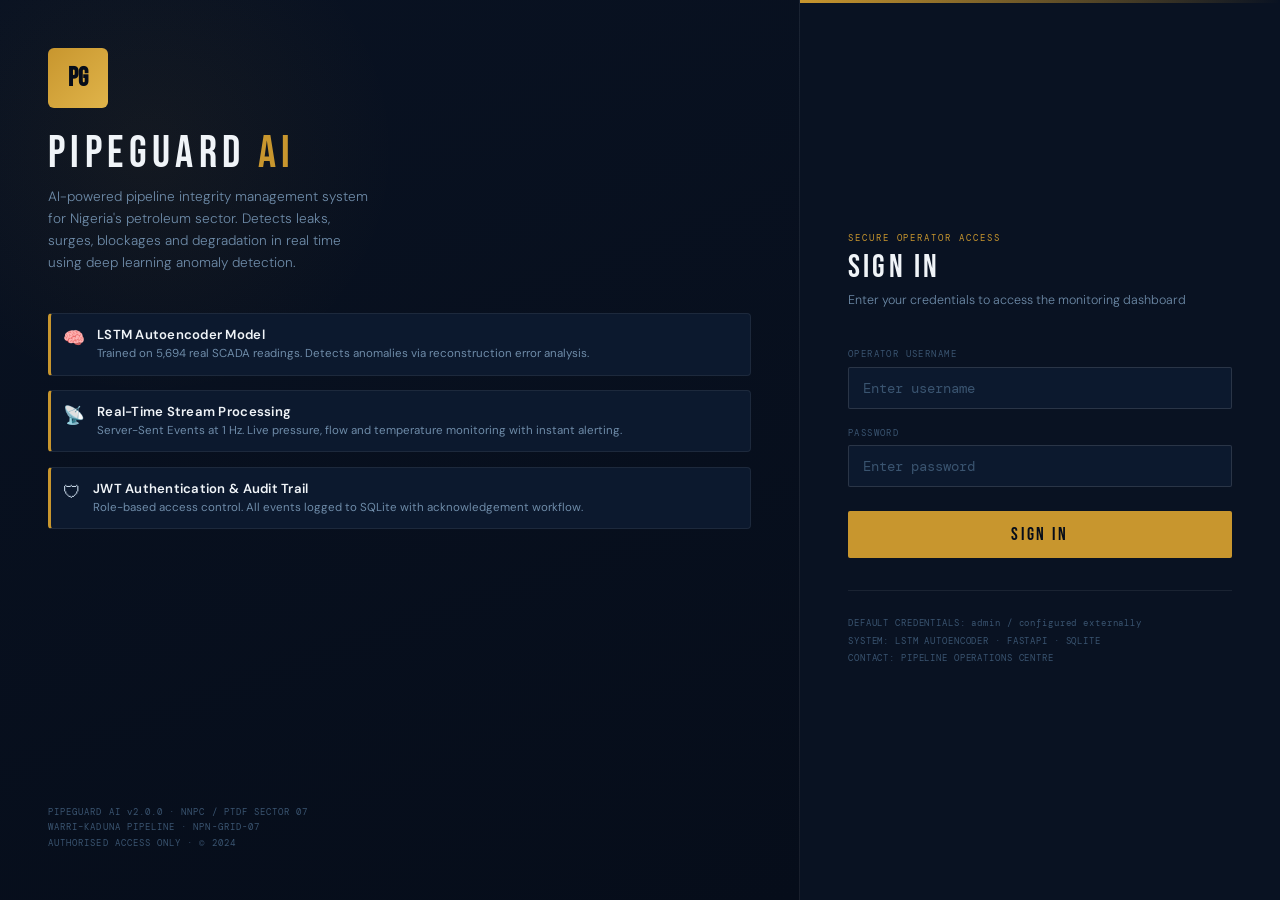
<file: legacy/frontend/login.html>
<!DOCTYPE html>
<html lang="en">
<head>
<meta charset="UTF-8"/>
<meta name="viewport" content="width=device-width,initial-scale=1.0"/>
<title>PipeGuard AI — Secure Access</title>
<link href="https://fonts.googleapis.com/css2?family=DM+Sans:wght@300;400;500;600&family=DM+Mono:wght@300;400;500&family=Bebas+Neue&display=swap" rel="stylesheet"/>
<style>
:root{
  --navy-900:#060d1a;
  --navy-800:#091222;
  --navy-700:#0c192e;
  --navy-600:#10223d;
  --navy-500:#162c4f;
  --gold:#c8962e;
  --gold-light:#e0b44a;
  --safe:#1db87c;
  --alert:#d94040;
  --white:#f0f4f8;
  --text:#c8d8e8;
  --text2:#6e8ba8;
  --text3:#3a5470;
  --line:rgba(255,255,255,0.07);
  --line2:rgba(255,255,255,0.12);
  --sans:'DM Sans',sans-serif;
  --mono:'DM Mono',monospace;
  --display:'Bebas Neue',sans-serif;
}
*,*::before,*::after{box-sizing:border-box;margin:0;padding:0}
html{-webkit-font-smoothing:antialiased}
body{
  background:var(--navy-900);
  color:var(--text);font-family:var(--sans);
  min-height:100vh;
  display:grid;grid-template-columns:1fr 480px;
}
body::before{
  content:'';position:fixed;inset:0;pointer-events:none;
  background-image:
    linear-gradient(rgba(200,150,46,0.025) 1px,transparent 1px),
    linear-gradient(90deg,rgba(200,150,46,0.025) 1px,transparent 1px);
  background-size:60px 60px;
}

/* Left panel — branding */
.brand-panel{
  background:linear-gradient(160deg,var(--navy-800) 0%,var(--navy-900) 100%);
  border-right:1px solid var(--line);
  display:flex;flex-direction:column;justify-content:space-between;
  padding:3rem;position:relative;overflow:hidden;
}
.brand-panel::before{
  content:'';position:absolute;top:-100px;left:-100px;
  width:500px;height:500px;border-radius:50%;
  background:radial-gradient(circle,rgba(200,150,46,0.06) 0%,transparent 70%);
  pointer-events:none;
}
.brand-header{position:relative;z-index:1}
.brand-emblem{
  width:60px;height:60px;border-radius:6px;
  background:linear-gradient(135deg,var(--gold),var(--gold-light));
  display:flex;align-items:center;justify-content:center;
  font-family:var(--display);font-size:1.6rem;
  color:var(--navy-900);font-weight:800;margin-bottom:1.5rem;
}
.brand-name{
  font-family:var(--display);font-size:2.8rem;
  color:var(--white);letter-spacing:0.12em;line-height:1;
}
.brand-name span{color:var(--gold)}
.brand-tagline{
  font-size:0.85rem;color:var(--text2);margin-top:0.6rem;
  font-weight:300;line-height:1.6;max-width:320px;
}
.brand-features{margin-top:2.5rem;display:flex;flex-direction:column;gap:0.9rem}
.feat-item{
  display:flex;align-items:flex-start;gap:0.75rem;
  padding:0.75rem;background:var(--navy-700);
  border:1px solid var(--line);border-radius:4px;
  border-left:3px solid var(--gold);
}
.feat-icon{font-size:1.1rem;flex-shrink:0;margin-top:1px}
.feat-text{}
.feat-title{font-size:0.82rem;font-weight:600;color:var(--white);letter-spacing:0.02em}
.feat-desc{font-size:0.72rem;color:var(--text2);margin-top:2px;line-height:1.5}
.brand-footer{
  font-family:var(--mono);font-size:0.55rem;color:var(--text3);
  letter-spacing:0.12em;line-height:1.8;position:relative;z-index:1;
}
.brand-footer a{color:var(--text3);text-decoration:none}

/* Right panel — login */
.login-panel{
  background:var(--navy-800);
  display:flex;flex-direction:column;justify-content:center;
  padding:3rem;position:relative;
}
.login-panel::before{
  content:'';position:absolute;top:0;left:0;right:0;height:3px;
  background:linear-gradient(90deg,var(--gold),transparent);
}
.login-header{margin-bottom:2.5rem}
.login-overline{
  font-family:var(--mono);font-size:0.55rem;color:var(--gold);
  letter-spacing:0.22em;margin-bottom:0.5rem;
}
.login-title{
  font-family:var(--display);font-size:2rem;
  color:var(--white);letter-spacing:0.1em;line-height:1;
}
.login-sub{font-size:0.78rem;color:var(--text2);margin-top:0.5rem;font-weight:300}

.form-field{margin-bottom:1.1rem}
.f-label{
  display:block;font-family:var(--mono);font-size:0.55rem;
  color:var(--text3);letter-spacing:0.16em;margin-bottom:0.4rem;
}
.f-input{
  width:100%;background:var(--navy-700);
  border:1px solid var(--line2);border-radius:2px;
  padding:0.7rem 0.9rem;color:var(--white);
  font-family:var(--mono);font-size:0.88rem;outline:none;
  transition:border-color 0.2s,box-shadow 0.2s;
}
.f-input:focus{
  border-color:var(--gold);
  box-shadow:0 0 0 3px rgba(200,150,46,0.1);
}
.f-input::placeholder{color:var(--text3)}

.btn-login{
  width:100%;background:var(--gold);color:var(--navy-900);border:none;
  border-radius:2px;padding:0.8rem;
  font-family:var(--display);font-size:1.1rem;letter-spacing:0.15em;
  cursor:pointer;transition:background 0.2s;margin-top:0.4rem;
  display:flex;align-items:center;justify-content:center;gap:0.5rem;
}
.btn-login:hover{background:var(--gold-light)}
.btn-login:disabled{background:var(--navy-500);color:var(--text3);cursor:not-allowed}
.spinner{
  width:14px;height:14px;border:2px solid rgba(6,13,26,0.3);
  border-top-color:var(--navy-900);border-radius:50%;
  animation:spin 0.6s linear infinite;
}
@keyframes spin{to{transform:rotate(360deg)}}

.err-box{
  background:rgba(217,64,64,0.08);border:1px solid rgba(217,64,64,0.25);
  border-left:3px solid var(--alert);border-radius:2px;
  padding:0.6rem 0.9rem;font-family:var(--mono);font-size:0.68rem;
  color:var(--alert);margin-top:0.75rem;display:none;
}
.err-box.show{display:block}

.login-footer{
  margin-top:2rem;padding-top:1.5rem;border-top:1px solid var(--line);
  font-family:var(--mono);font-size:0.55rem;color:var(--text3);
  letter-spacing:0.1em;line-height:2;
}
@media(max-width:768px){
  body{grid-template-columns:1fr}
  .brand-panel{display:none}
}
</style>
</head>
<body>

<!-- Brand Panel -->
<div class="brand-panel">
  <div class="brand-header">
    <div class="brand-emblem">PG</div>
    <div class="brand-name">PipeGuard <span>AI</span></div>
    <div class="brand-tagline">
      AI-powered pipeline integrity management system for Nigeria's petroleum sector.
      Detects leaks, surges, blockages and degradation in real time using deep learning anomaly detection.
    </div>
    <div class="brand-features">
      <div class="feat-item">
        <div class="feat-icon">🧠</div>
        <div class="feat-text">
          <div class="feat-title">LSTM Autoencoder Model</div>
          <div class="feat-desc">Trained on 5,694 real SCADA readings. Detects anomalies via reconstruction error analysis.</div>
        </div>
      </div>
      <div class="feat-item">
        <div class="feat-icon">📡</div>
        <div class="feat-text">
          <div class="feat-title">Real-Time Stream Processing</div>
          <div class="feat-desc">Server-Sent Events at 1 Hz. Live pressure, flow and temperature monitoring with instant alerting.</div>
        </div>
      </div>
      <div class="feat-item">
        <div class="feat-icon">🛡</div>
        <div class="feat-text">
          <div class="feat-title">JWT Authentication &amp; Audit Trail</div>
          <div class="feat-desc">Role-based access control. All events logged to SQLite with acknowledgement workflow.</div>
        </div>
      </div>
    </div>
  </div>
  <div class="brand-footer">
    PIPEGUARD AI v2.0.0 · NNPC / PTDF SECTOR 07<br>
    WARRI–KADUNA PIPELINE · NPN-GRID-07<br>
    AUTHORISED ACCESS ONLY · © 2024
  </div>
</div>

<!-- Login Panel -->
<div class="login-panel">
  <div class="login-header">
    <div class="login-overline">SECURE OPERATOR ACCESS</div>
    <div class="login-title">SIGN IN</div>
    <div class="login-sub">Enter your credentials to access the monitoring dashboard</div>
  </div>

  <div class="form-field">
    <label class="f-label">OPERATOR USERNAME</label>
    <input class="f-input" type="text" id="username" placeholder="Enter username" autocomplete="username"/>
  </div>
  <div class="form-field">
    <label class="f-label">PASSWORD</label>
    <input class="f-input" type="password" id="password" placeholder="Enter password" autocomplete="current-password"/>
  </div>

  <button class="btn-login" id="btnLogin">SIGN IN</button>
  <div class="err-box" id="errBox"></div>

  <div class="login-footer">
    DEFAULT CREDENTIALS: admin / configured externally<br>
    SYSTEM: LSTM AUTOENCODER · FASTAPI · SQLITE<br>
    CONTACT: PIPELINE OPERATIONS CENTRE
  </div>
</div>

<script>
const API="https://pipeguard-ai.onrender.com";
if(localStorage.getItem("pipeguard_token")) location.href="index.html";
const btn=$=>document.getElementById($);

function showErr(msg){const e=btn("errBox");e.textContent="⚠ "+msg;e.classList.add("show");}
function hideErr(){btn("errBox").classList.remove("show");}
function setLoading(on){
  btn("btnLogin").disabled=on;
  btn("btnLogin").innerHTML=on?'<span class="spinner"></span>AUTHENTICATING…':'SIGN IN';
}
async function doLogin(){
  hideErr();
  const u=btn("username").value.trim(),p=btn("password").value;
  if(!u||!p){showErr("Enter both username and password.");return;}
  setLoading(true);
  try{
    const form=new URLSearchParams();form.append("username",u);form.append("password",p);
    const r=await fetch(`${API}/auth/login`,{method:"POST",headers:{"Content-Type":"application/x-www-form-urlencoded"},body:form});
    if(!r.ok){const err=await r.json();showErr(err.detail||"Authentication failed.");return;}
    const d=await r.json();
    localStorage.setItem("pipeguard_token",d.access_token);
    localStorage.setItem("pipeguard_username",d.username);
    localStorage.setItem("pipeguard_role",d.role);
    localStorage.setItem("pipeguard_full_name",d.full_name||d.username);
    location.href="index.html";
  }catch{showErr("Cannot reach server. Is the API running on port 8000?");}
  finally{setLoading(false);}
}
btn("btnLogin").addEventListener("click",doLogin);
btn("password").addEventListener("keydown",e=>{if(e.key==="Enter")doLogin();});
btn("username").addEventListener("keydown",e=>{if(e.key==="Enter")btn("password").focus();});
</script>
</body>
</html>
</file>
